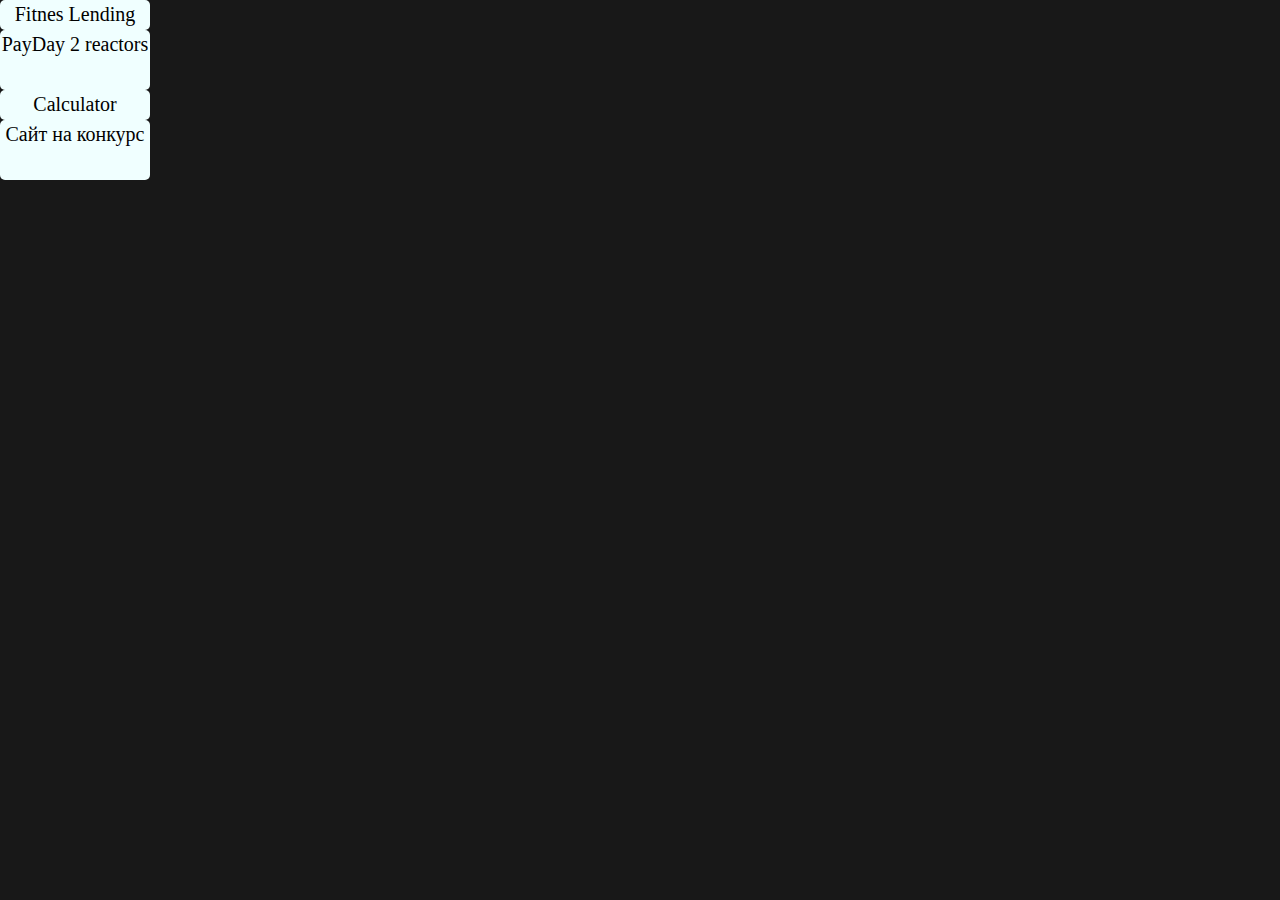
<file: projects/index.html>
<!DOCTYPE html>
<html lang="en">
<head>
    <meta charset="UTF-8">
    <meta http-equiv="X-UA-Compatible" content="IE=edge">
    <meta name="viewport" content="width=device-width, initial-scale=1.0">
    <title>Projects</title>
    <link rel="stylesheet" href="style.css">
</head>
<body>
    <a href="fitnes lending/index.html">
        <div>Fitnes Lending</div>
    </a>
    <a href="payday2/main.html">
        <div style="height: 60px;">PayDay 2 reactors</div>
    </a>
    <a href="calculator/project2/main.html">
        <div>Сalculator</div>
    </a>
    <a href="mendileev lending/index.html" >
        <div style="height: 60px;">Сайт на конкурс</div>
    </a>
</body>
</html>
</file>
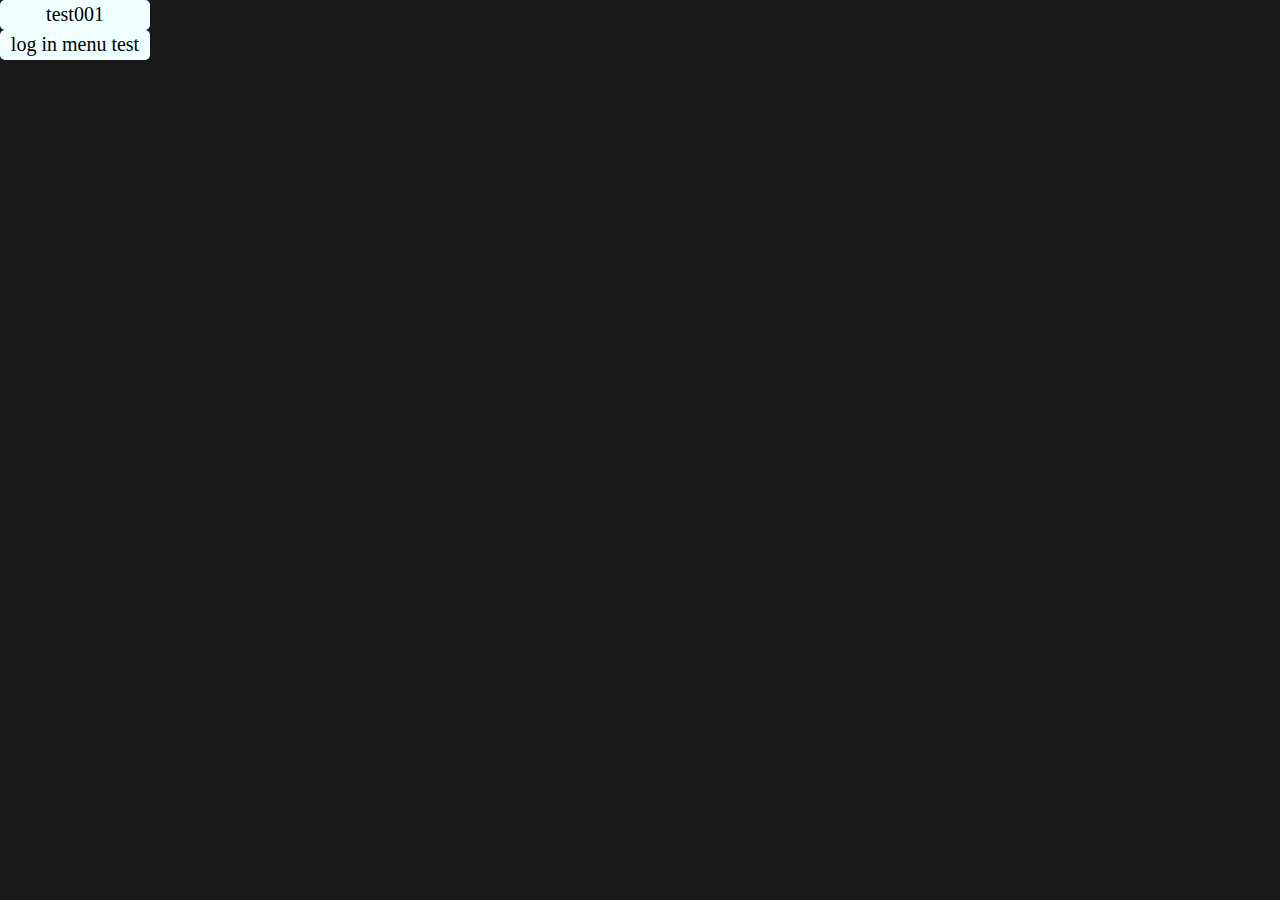
<file: tests/index.html>
<!DOCTYPE html>
<html lang="en">
<head>
    <meta charset="UTF-8">
    <meta http-equiv="X-UA-Compatible" content="IE=edge">
    <meta name="viewport" content="width=device-width, initial-scale=1.0">
    <title>Projects</title>
    <link rel="stylesheet" href="style.css">
</head>
<body>
    <a href="test001/index.html">
        <div>test001</div>
    </a>
    <a href="log in menu test/index.html">
        <div>log in menu test</div>
    </a>
</body>
</html>
</file>
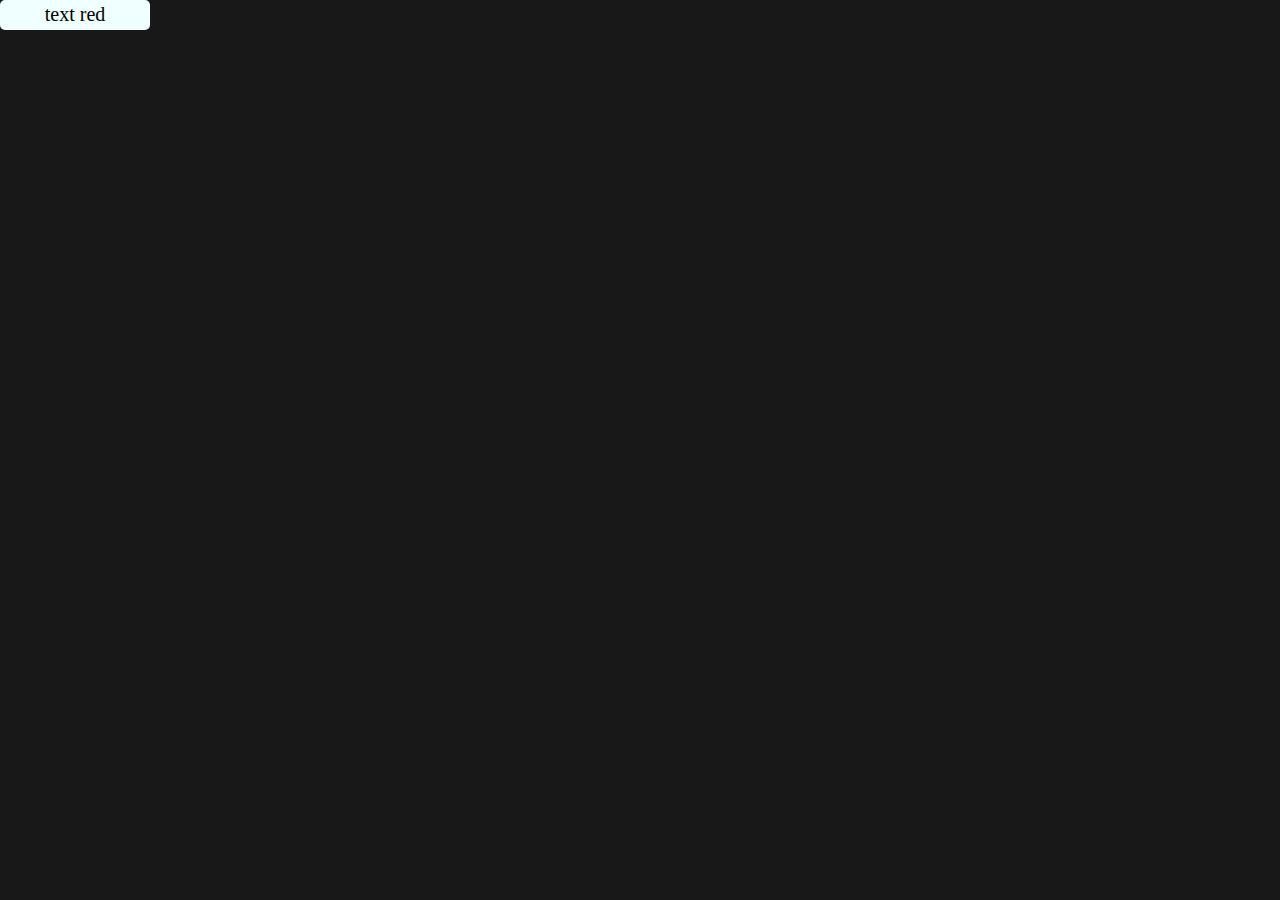
<file: trash/index.html>
<!DOCTYPE html>
<html lang="en">
<head>
    <meta charset="UTF-8">
    <meta http-equiv="X-UA-Compatible" content="IE=edge">
    <meta name="viewport" content="width=device-width, initial-scale=1.0">
    <title>Projects</title>
    <link rel="stylesheet" href="style.css">
</head>
<body>
    <a href="inst/text/index.html">
        <div>text red</div>
    </a>
</body>
</html>
</file>
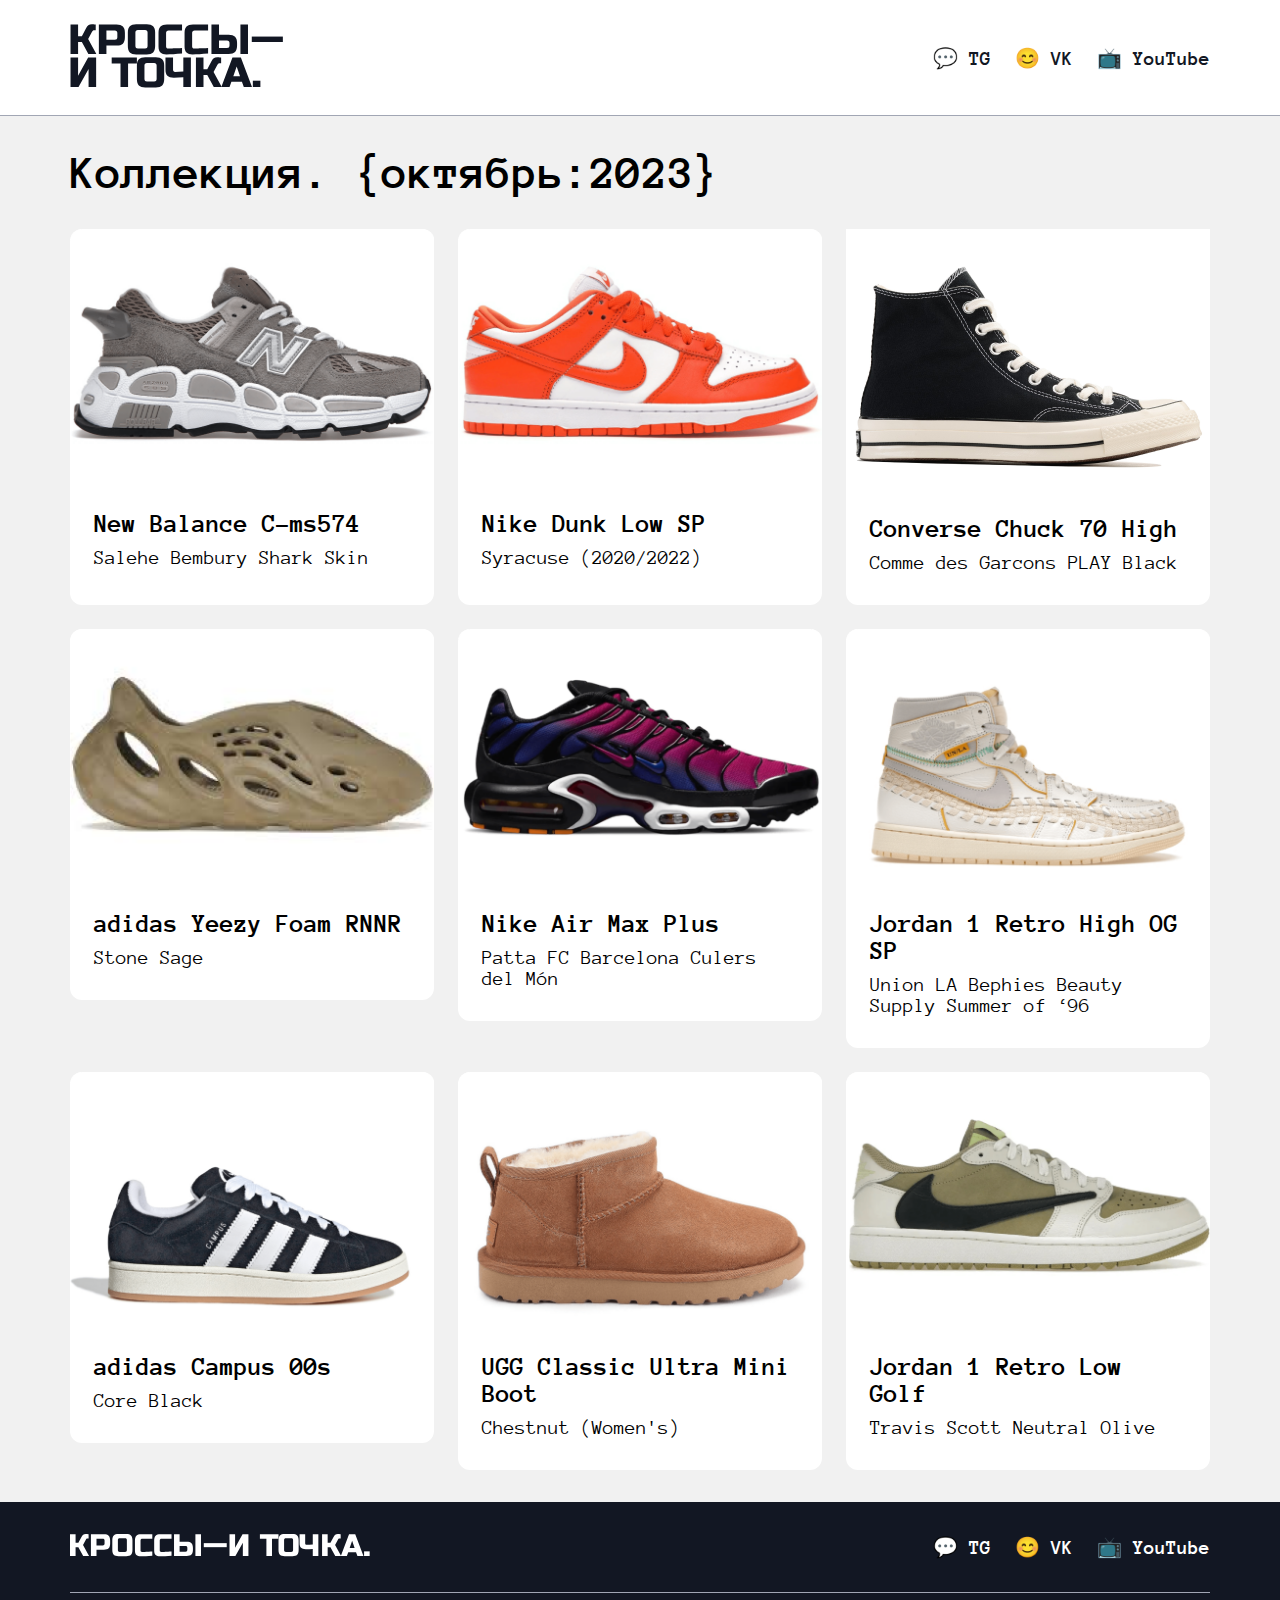
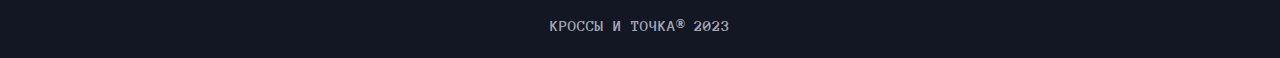
<file: projects/yp-sneakers/index.html>
<!DOCTYPE html>
<html lang="en">

<head>
    <meta charset="UTF-8">
    <meta name="viewport" content="width=device-width, initial-scale=1.0">
    <title>Кроссы и точка</title>
    <link href="./style.css" rel="stylesheet" />
</head>

<body>
    <main>
        <header>
            <div class="header-container">
                <a href="/" class="logo-link">
                    <img alt="Кроссы и точка" src="./images/logo.svg" />
                </a>
                <nav>
                    <ul class="nav-list">
                        <li class="nav-item">
                            <a href="/" class="nav-link">💬 TG</a>
                        </li>
                        <li class="nav-item">
                            <a href="/" class="nav-link">😊 VK</a>
                        </li>
                        <li class="nav-item">
                            <a href="/" class="nav-link">📺 YouTube</a>
                        </li>
                    </ul>
                </nav>
            </div>
        </header>

        <div class="content">
            <h1 class="collection">Коллекция. {октябрь:2023}</h1>
            <div class="sneakers">
                <a href="pages/New Balance.html" style="color: black;">
                    <div class="sneaker sneaker-anim">
                        <img alt="New Balance C-ms574" src="./images/6.png" class="sneaker-image" />
                        <div class="sneaker-info">
                            <h3>New Balance C-ms574</h3>
                            <p>Salehe Bembury Shark Skin</p>
                        </div>
                    </div>
                </a>
                <a href="pages/Nike Dunk.html" style="color: black;">
                    <div class="sneaker sneaker-anim">
                        <img alt="Nike Dunk Low SP" src="./images/7.png" class="sneaker-image" />
                        <div class="sneaker-info">
                            <h3>Nike Dunk Low SP</h3>
                            <p>Syracuse (2020/2022)</p>
                        </div>
                    </div>
                </a>
                <a href="pages/Converse Chuck.html" style="color: black;">
                    <div class="sneaker sneaker-anim">
                        <img alt="Converse Chuck 70 High" src="./images/10.png" class="sneaker-image" />
                        <div class="sneaker-info">
                            <h3>Converse Chuck 70 High</h3>
                            <p>Comme des Garcons PLAY Black</p>
                        </div>
                    </div>
                </a>
                <div class="sneaker">
                    <img alt="adidas Yeezy Foam RNNR" src="./images/9.png" class="sneaker-image" />
                    <div class="sneaker-info">
                        <h3>adidas Yeezy Foam RNNR</h3>
                        <p>Stone Sage</p>
                    </div>
                </div>
                <div class="sneaker">
                    <img alt="Nike Air Max Plus" src="./images/1.png" class="sneaker-image" />
                    <div class="sneaker-info">
                        <h3>Nike Air Max Plus</h3>
                        <p>Patta FC Barcelona Culers del Món</p>
                    </div>
                </div>
                <div class="sneaker">
                    <img alt="Jordan 1 Retro High OG SP" src="./images/2.png" class="sneaker-image" />
                    <div class="sneaker-info">
                        <h3>Jordan 1 Retro High OG SP</h3>
                        <p>Union LA Bephies Beauty Supply Summer of ‘96</p>
                    </div>
                </div>
                <div class="sneaker">
                    <img alt="adidas Campus 00s" src="./images/3.png" class="sneaker-image" />
                    <div class="sneaker-info">
                        <h3>adidas Campus 00s</h3>
                        <p>Core Black</p>
                    </div>
                </div>
                <div class="sneaker">
                    <img alt="UGG Classic Ultra Mini Boot" src="./images/5.png" class="sneaker-image" />
                    <div class="sneaker-info">
                        <h3>UGG Classic Ultra Mini Boot</h3>
                        <p>Chestnut (Women's)</p>
                    </div>
                </div>
                <div class="sneaker">
                    <img alt="Jordan 1 Retro Low Golf" src="./images/8.png" class="sneaker-image" />
                    <div class="sneaker-info">
                        <h3>Jordan 1 Retro Low Golf</h3>
                        <p>Travis Scott Neutral Olive</p>
                    </div>
                </div>
            </div>
        </div>
        
        <footer>
            <div class="footer-content">
                <a class="footer__logo-link" href="/">
                    <img alt="Кроссы и точка" src="./images/logo_footer.svg" class="footer__logo-image" />
                </a>
                <nav>
                    <ul class="nav-list">
                        <li class="nav-item">
                            <a href="/" class="nav-link">💬 TG</a>
                        </li>
                        <li class="nav-item">
                            <a href="/" class="nav-link">😊 VK</a>
                        </li>
                        <li class="nav-item">
                            <a href="/" class="nav-link">📺 YouTube</a>
                        </li>
                    </ul>
                </nav>
            </div>
            <div class="copyright">
                <p class="copyright-text">КРОССЫ И ТОЧКА® 2023</p>
            </div>
        </footer>
    </main>
</body>

</html>
</file>
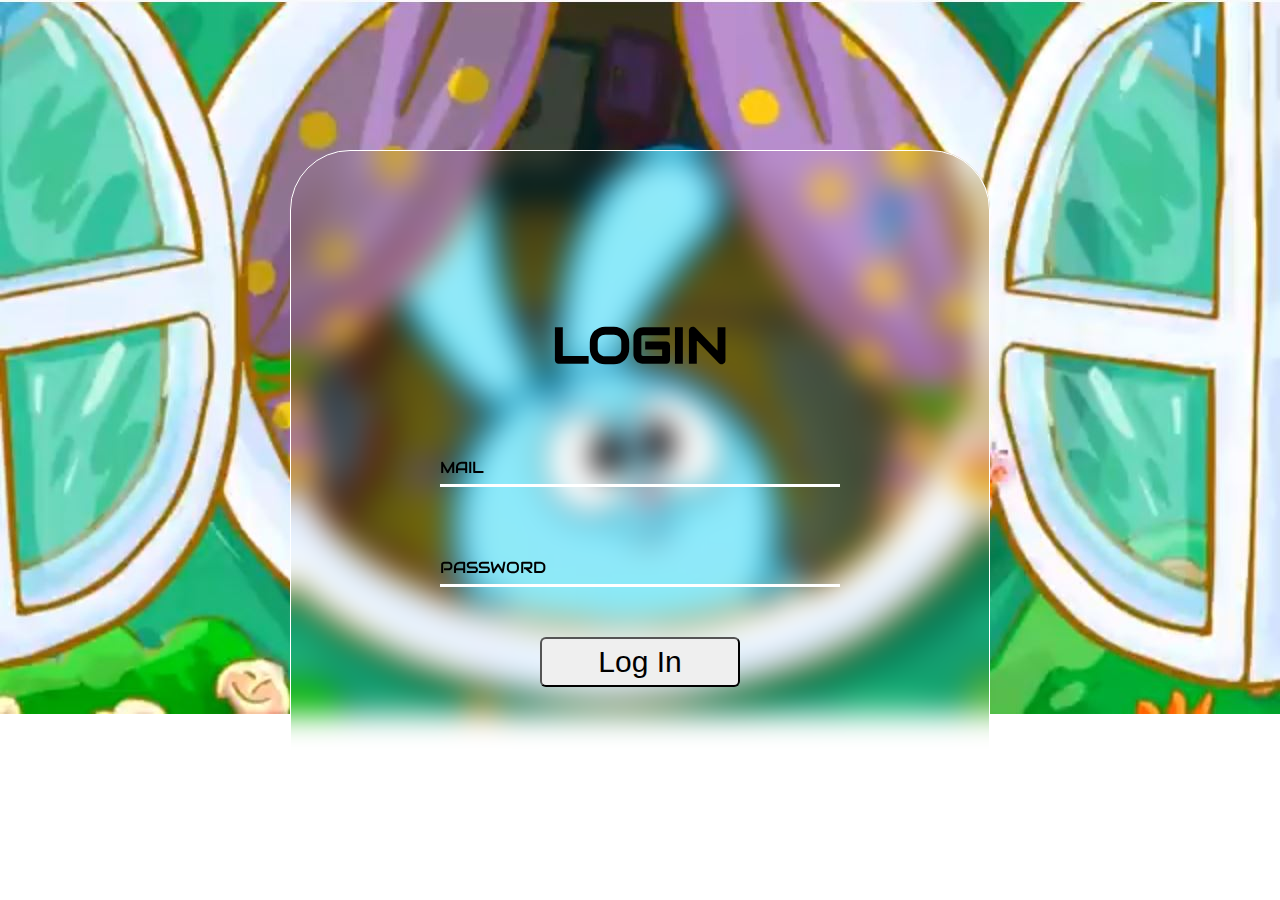
<file: tests/log in menu test/index.html>
<!DOCTYPE html>
<html lang="en">
<head>
    <meta charset="UTF-8">
    <meta http-equiv="X-UA-Compatible" content="IE=edge">
    <meta name="viewport" content="width=device-width, initial-scale=1.0">
    <title>Document</title>
    <link rel="stylesheet" href="style.css">
</head>
<body>
    <div class="logIn">
        <h2>LOGIN</h2>
        <div class="inp-box">
            <input><label for="">MAIL</label>
        </div>
        <div class="inp-box">
            <input><label for="">PASSWORD</label>
        </div>
        <button class="lgnBtn">Log In</button>
    </div>
</body>
</html>
</file>
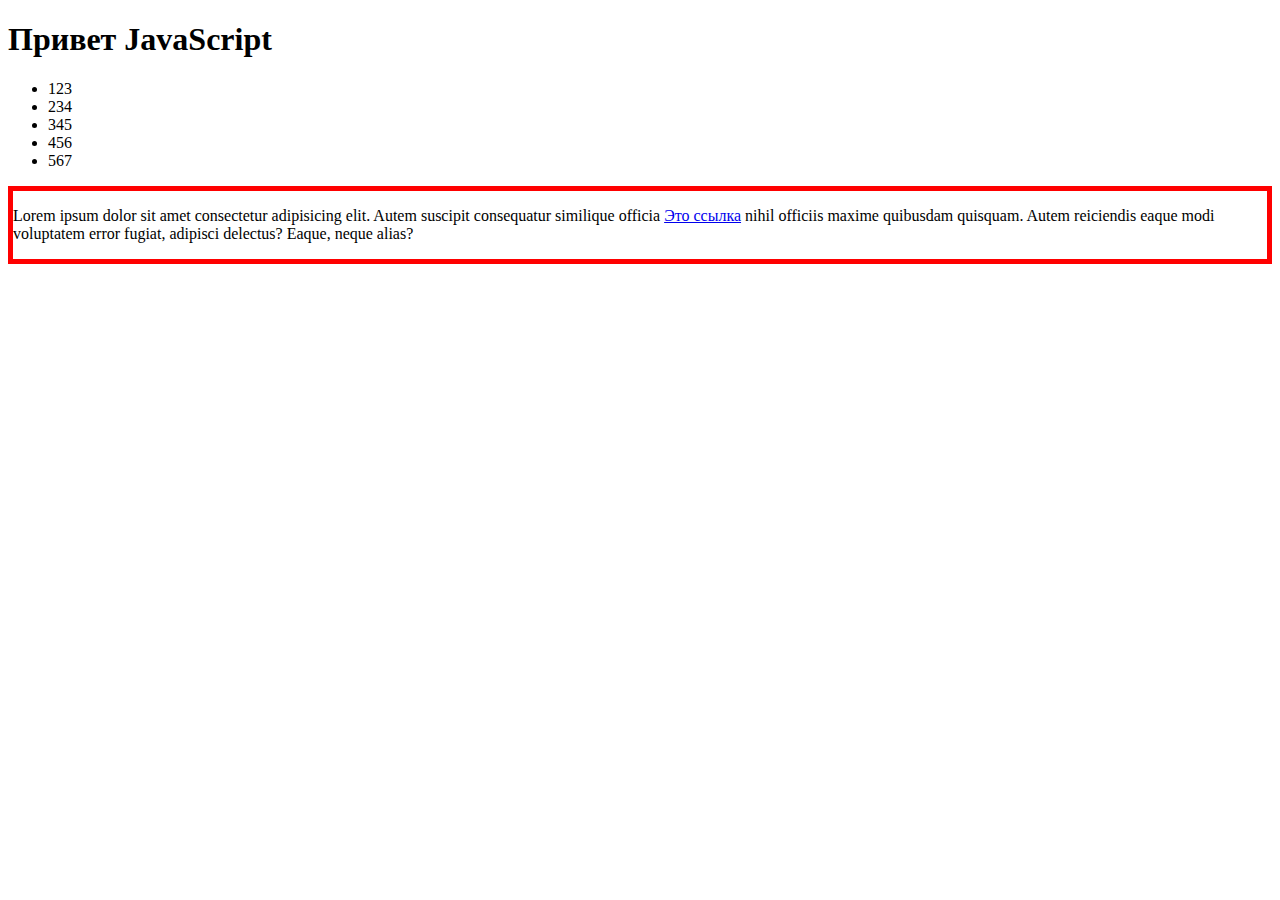
<file: tests/test001/index.html>
<!DOCTYPE html>
<html lang="en">
<head>
    <link rel="stylesheet" href="style.css">
    <meta charset="UTF-8">
    <meta http-equiv="X-UA-Compatible" content="IE=edge">
    <meta name="viewport" content="width=device-width, initial-scale=1.0">
    <title>Document</title>
</head>
<body>
    <h1 class="title">Привет JavaScript</h1>

    <ul class="list">
        <li>123</li>
        <li>234</li>
        <li>345</li>
        <li>456</li>
        <li>567</li>
    </ul>
    
    <!-- before -->
    <div class="main">
        <!-- prepend -->
        <p class="text">Lorem ipsum dolor sit amet consectetur adipisicing elit. Autem suscipit consequatur similique officia <a href="#">Это ссылка</a> nihil officiis maxime quibusdam quisquam. Autem reiciendis eaque modi voluptatem error fugiat, adipisci delectus? Eaque, neque alias?</p>
        <!-- append -->
    </div>
    <!-- after -->
    
    <script src="test.js" >

        </script>
</body>
</html>
</file>
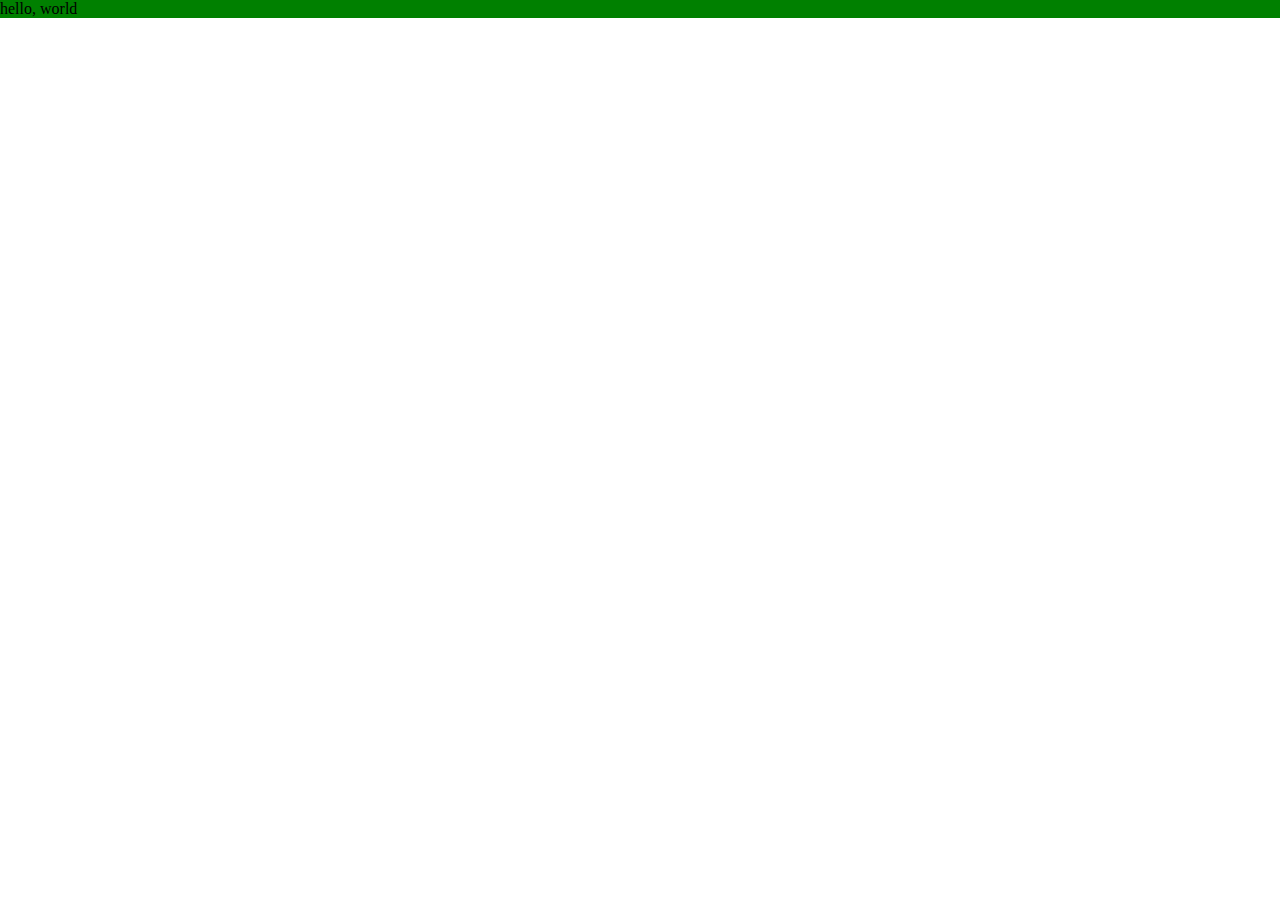
<file: trash/ну да/index.html>
<!DOCTYPE html>
<html lang="en">
<head>
    <link rel="stylesheet" href="st.css">
    <meta charset="UTF-8">
    <meta http-equiv="X-UA-Compatible" content="IE=edge">
    <meta name="viewport" content="width=device-width, initial-scale=1.0">
    <title>vlad churka</title>
</head>
<body>
    <div class="ld">hello, world</div>
    <script src="praktika_4 (1).js"></script>
</body>
</html>
</file>
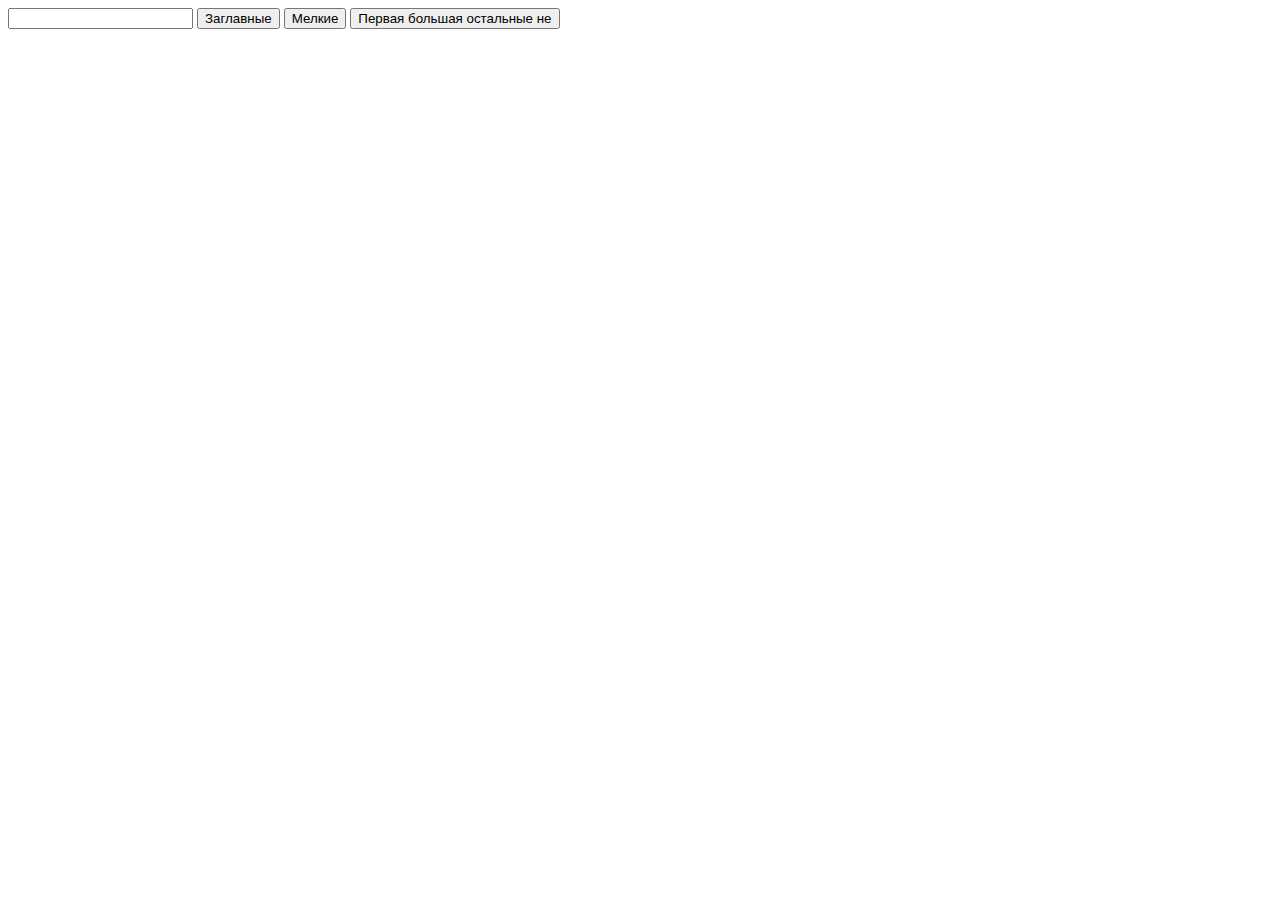
<file: trash/inst/text/index.html>
<!DOCTYPE html>
<html lang="en">
<head>
    <meta charset="UTF-8">
    <meta http-equiv="X-UA-Compatible" content="IE=edge">
    <meta name="viewport" content="width=device-width, initial-scale=1.0">
    <title>Document</title>
</head>
<body>
    <input class="inp" type="text">
    <button onclick="z()">Заглавные</button>
    <button onclick="nz()">Мелкие</button>  
    <button onclick="zn()"> Первая большая остальные не</button>
    <script src="script.js"></script>
</body>
</html>
</file>
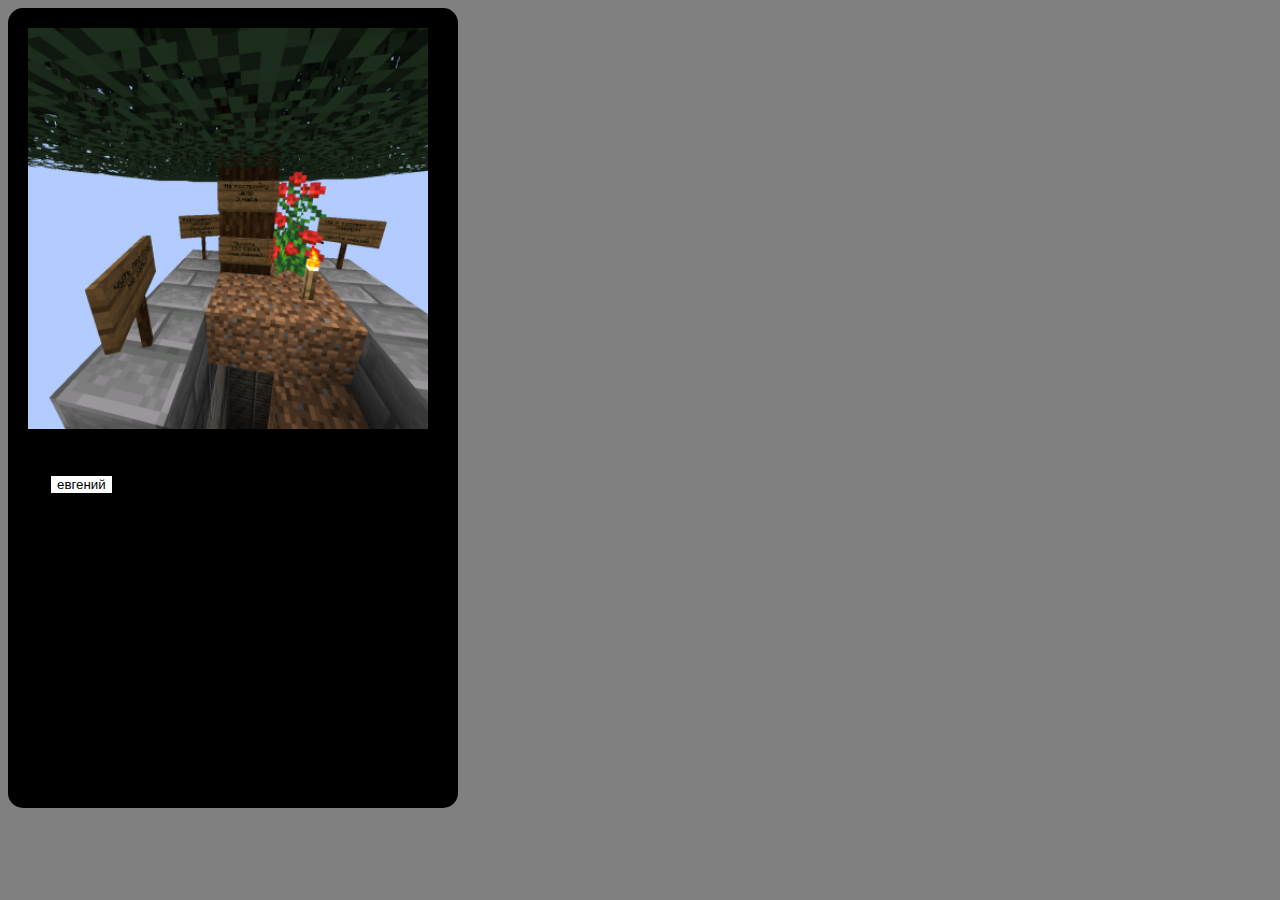
<file: trash/shmarov/прикольчики/index.html>
<!DOCTYPE html>
<html lang="en">
<head>
    <meta charset="UTF-8">
    <meta http-equiv="X-UA-Compatible" content="IE=edge">
    <meta name="viewport" content="width=device-width, initial-scale=1.0">
    <title>Document</title>
    <link rel="stylesheet" href="style.css">
</head>
<body>
    <div class="profile">
        <img class="profileImage" src="forMySite.png" alt="">
        <div class="btn2" onclick="console.log(profiles[0])"><button class="btn">евгений</button></div>
    </div>
    <script src="script.js"></script>
</body>
</html>
</file>
<file: projects/style.css>
*{
    margin: 0;
    padding: 0;
    box-sizing: border-box;
}
body{
    background-color: #181818;
}
div{
    background-color: azure;
    border-radius: 5px;
    max-width: 150px;
    height: 30px;
    text-align: center;
    padding-top: 3px;
}
a{
    text-decoration: none;
    color: black;
    font-size: 20px;
}
</file>
<file: tests/style.css>
*{
    margin: 0;
    padding: 0;
    box-sizing: border-box;
}
body{
    background-color: #181818;
}
div{
    background-color: azure;
    border-radius: 5px;
    max-width: 150px;
    height: 30px;
    text-align: center;
    padding-top: 3px;
}
a{
    text-decoration: none;
    color: black;
    font-size: 20px;
}
</file>
<file: trash/style.css>
*{
    margin: 0;
    padding: 0;
    box-sizing: border-box;
}
body{
    background-color: #181818;
}
div{
    background-color: azure;
    border-radius: 5px;
    max-width: 150px;
    height: 30px;
    text-align: center;
    padding-top: 3px;
}
a{
    text-decoration: none;
    color: black;
    font-size: 20px;
}
</file>
<file: projects/yp-sneakers/style.css>
/* подключение локальный шрифтов на страницу */
@font-face {
    font-family: "Anonymous Pro";
    src: url(fonts/AnonymousPro-Regular.ttf);
    font-weight: 400;
    font-style: normal;
    display: swap;
}

@font-face {
    font-family: "Anonymous Pro";
    src: url(fonts/AnonymousPro-Bold.ttf);
    font-weight: 700;
    font-style: normal;
    display: swap;
}

* {
    box-sizing: border-box;
}

/* сброс стилей по умолчанию */
body,h1,h2,h3,p,ul,li {
    margin: 0;
}
ul {
    list-style: none;
    padding: 0;
}
a {
    text-decoration: none;
}

/* задание шрифта всей странице */
body {
    font-family: "Anonymous Pro", sans-serif;
}

/* стили для главного контейнера */
main {
    display: flex;
    flex-direction: column;
    align-items: center;
    background: #F1F1F1;
}

/* стили для хедера(шапки) сайта */
header {
    display: flex;
    flex-direction: row;
    align-items: center;
    justify-content: center;
    width: 100%;
    border-bottom: 1px solid #A1A6B4;
    background: white;
}

.header-container {
    display: flex;
    justify-content: space-between;
    width: 100%;
    max-width: 1140px;
    margin: 24px 0 24px;
}

.logo-link {
    max-width: 215px;
}

/* стили для ссылок в хедере и футере */
nav {
    display: flex;
}

.nav-list {
    display: flex;
    align-items: center;
    width: 100%;
    gap: 24px;
}

.nav-item {
    display: inline;
}

.nav-link {
    color: #121723;
    font-size: 20px;
    font-weight: 700;
}

/* стили для  */
.content {
    margin: 32px 0;
    max-width: 1140px;
}

h1 {
    font-size: 48px;
}

/* стили для контейнера кроссовок */
.sneakers {
    display: flex;
    flex-wrap: wrap;
    gap: 24px;
    margin: 32px 0 0;
}

/* стили для карточки кроссовок */
.sneaker {
    display: flex;
    flex-direction: column;
    align-items: center;
    max-width: 364px;
    height: 100%;
    border-radius: 12px;
    background: white;
}

.sneaker-anim:hover {
    transform: translateY(-10px);
    box-shadow: 0px 4px 4px 0px rgba(0, 0, 0, 0.25);
}

.sneaker-image {
    width: 100%;
}

.sneaker-info {
    display: flex;
    flex-direction: column;
    align-items: flex-start;
    gap: 10px;
    width: 100%;
    padding: 32px 24px;
}

h3 {
    font-size: 26px;
}

p {
    font-size: 20px;
}

footer {
    width: 100%;
    display: flex;
    flex-direction: column;
    align-items: center;
    background: #121723;
}

/* стили для футера */
.footer-content {
    display: flex;
    justify-content: space-between;
    width: 100%;
    max-width: 1140px;
    margin: 32px 0;
}

.footer__logo-link {
    max-width: 300px;
    width: 100%;
}

footer .nav-link {
    color: white;
}

.copyright {
    display: flex;
    align-items: center;
    justify-content: center;
    width: 100%;
    max-width: 1140px;
    border-top: 1px solid #A1A6B4;
}

.copyright-text {
    color: #A1A6B4;
    font-size: 16px;
    font-weight: 700;
    margin: 24px 0;
}

.sneaker-card {
    max-width: 1140px;
    background-color: white;
    border-radius:50px;
    padding: 48px;
}

.card-img {
    max-width: 1044px;
}

.sneaker_title-subtitle {
    display: flex;
    flex-direction: column;
    gap: 24px;
}

.sneaker-title {
    color:#121723;
    font-family: Anonymous Pro;
    font-size: 48px;
    font-style: normal;
    font-weight: 400;
    line-height: 48px; 
}

.sneaker-subtitle {
    color:#121723;
    font-family: Anonymous Pro;
    font-size: 36px;
    font-style: normal;
    font-weight: 400;
    line-height: 36px;   
}

.sneaker-information {
    display: flex;
    flex-direction: row;
    margin-top: 24px;
    column-gap: 32px;
}

.sneaker-information_text {
    max-width: 506px;
}

.text-p {
    color:#121723;
    font-family: Anonymous Pro;
    font-size: 20px;
    font-style: normal;
    font-weight: 400;
    line-height: 28px;
}

.about-sneaker {
    max-width: 506px;
}

.parameter {
    display: flex;
    width: 100%;
    justify-content: space-between;
    margin: 24px 0 24px 0;

    color:#121723;
    font-family: Anonymous Pro;
    font-size: 20px;
    font-style: normal;
    font-weight: 400;
    line-height: normal;
}

@media screen and (max-width:375px) {
    .header-container, .footer-content{
        flex-direction: column;
        align-items: center;
    }
    .collection {
        font-size: 32px;
    }
    .content {
      padding: 0 16px 0 16px;
    }
    .logo-link, .footer__logo-link {
        margin-bottom: 24px;
    }
    .sneaker-information {
        flex-direction: column;
        row-gap: 32px;
    }
    .sneaker-card{
        padding: 24px;
        border-radius: 12px;
    }
    .card-img {
        max-width: 295px;
        border-radius: 12px;
    }
}
</file>
<file: tests/log in menu test/style.css>
@import url('https://fonts.googleapis.com/css2?family=Audiowide&display=swap');
*{
    margin: 0;
    padding: 0;
    box-sizing: border-box;
}
body{
    background:url(image.jpg);
    background-repeat: no-repeat; 
    background-size:100%;
    display: flex;
    justify-content: center;
}
.logIn{
    display: flex;
    flex-direction: column;
    position:fixed;
    width: 700px;
    height: 700px;
    background-color:transparent;
    backdrop-filter:blur(15px);
    margin-top: 150px;
    z-index: 1;
    border-radius: 60px;
    justify-content: center;
    align-items: center;
    border: solid #fff 1px;
    font-family: 'Audiowide', cursive;
}
input{
    border: none;
    height: 50px;
    width: 400px;
    font-size: 30px;
    margin-bottom: 50px;
    background: transparent;
    border-bottom: solid #fff;
    outline: none;
}
.lgnBtn{
    font-size: 30px;
    height: 50px;
    width: 200px;
    border-radius: 6px;
}
.close{
    position: absolute;
    font-size: 50px;
    margin-left: 620px;
    margin-bottom: 620px;
    cursor: pointer;
    border-radius: 5px;
    box-shadow: 0px 0px 11px 6px rgba(0, 0, 0, 0.26);
    height:50px;
    width: 50px;
    display: flex;
    justify-content:center ;
    align-items: center;
}
h2{
    font-size: 50px;
    margin-bottom: 60px;
}
label{
    position: absolute;
    margin-top: -80px;
    display: flex;
    justify-content:left;
    transition: 0.2s;
    pointer-events: none;
}
input:focus ~ label{
    margin-top: -120px;
}
</file>
<file: tests/test001/style.css>
.main{
    border: 5px solid red;
}

.text {

}

.active {
    color: darkorange;
}
</file>
<file: trash/ну да/st.css>
*{
    padding:0;
    margin:0;
}
.ld{
    background: green;
}
</file>
<file: trash/shmarov/прикольчики/style.css>
body{
    background-color: grey;
}
.profile{
    background-color: black;
    width: 450px;
    height: 800px;
    border-radius: 15px 15px 15px 15px;
}

.profileImage{
    width: 400px;
    padding-left: 20px;
    padding-top: 20px;
}

.btn2 {
    padding-left: 20px;
    padding-top: 20px;
}

div{
    background-color: black;
}

.btn{
    background-color: white;
    border: solid black;
    margin: 20px;
}

.nfa{
    padding-top: 20px;
    height: 50px;
    width: 200px;
}
</file>
